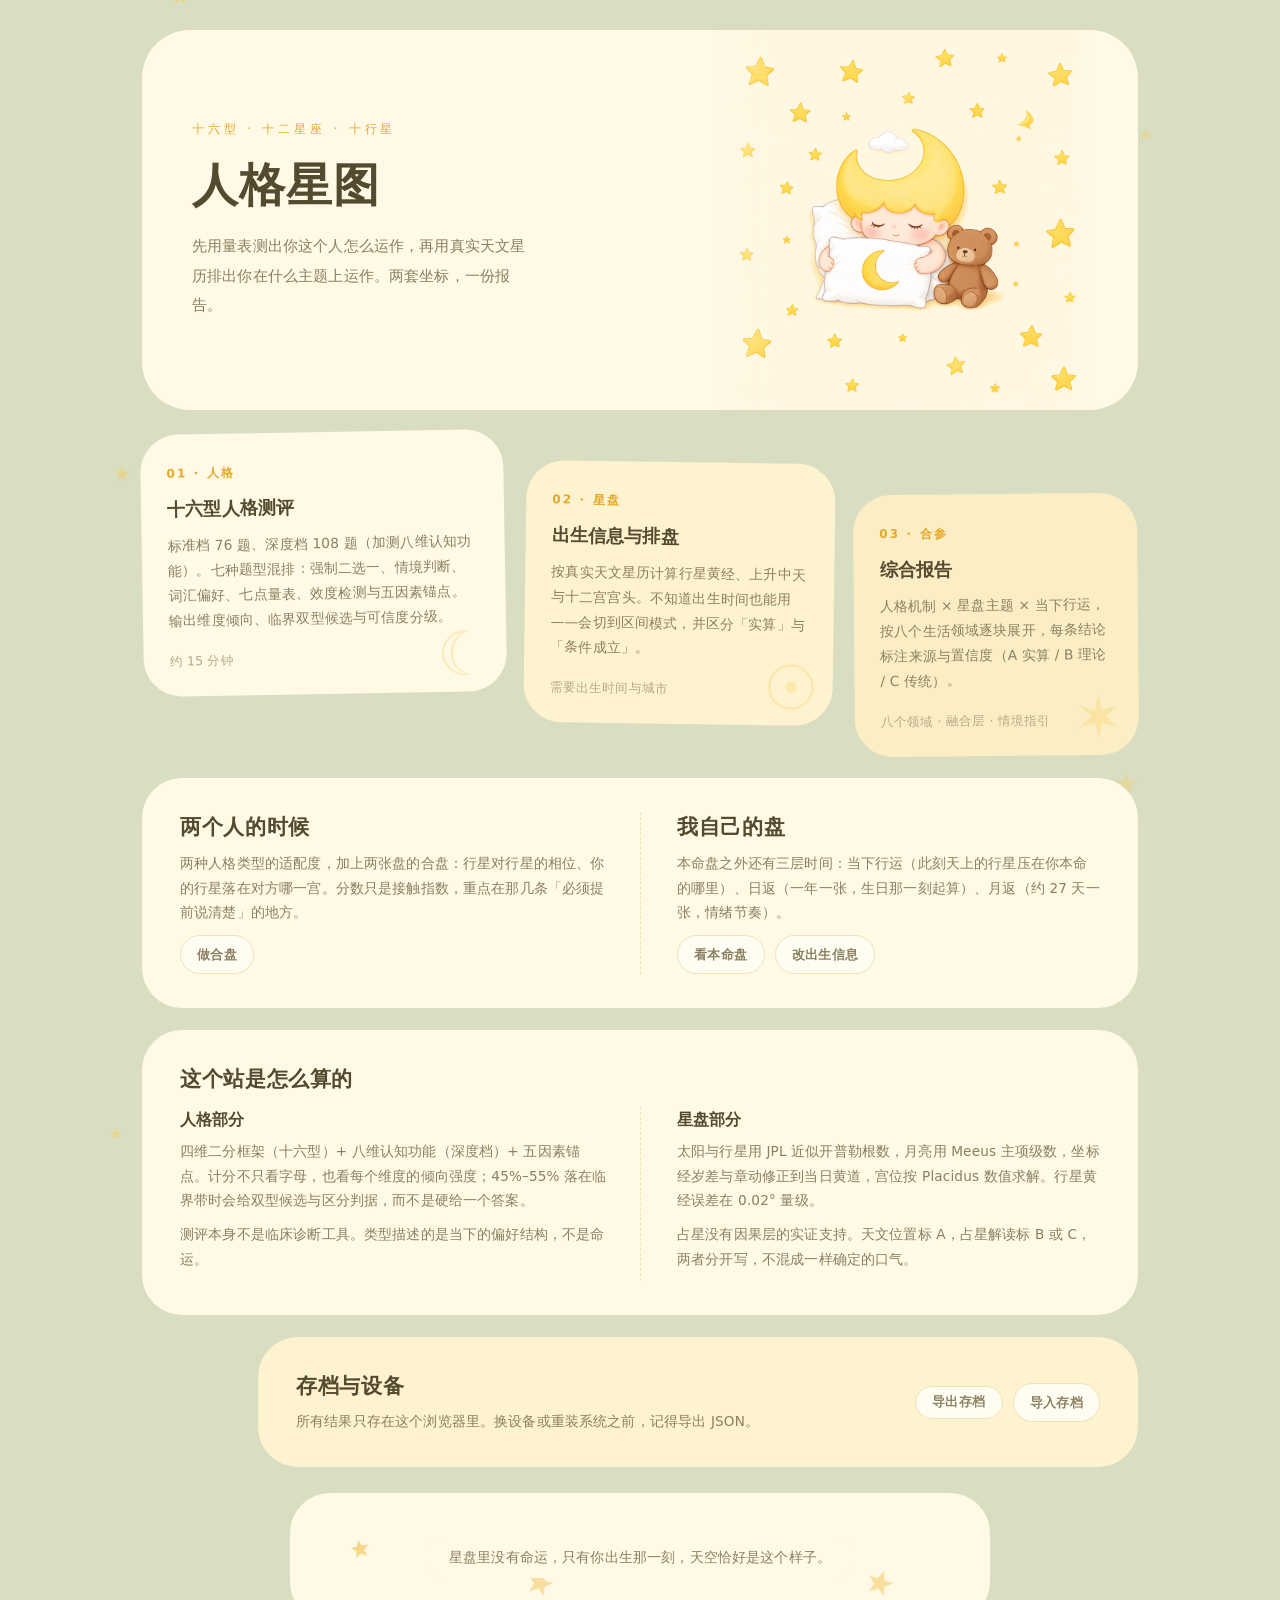
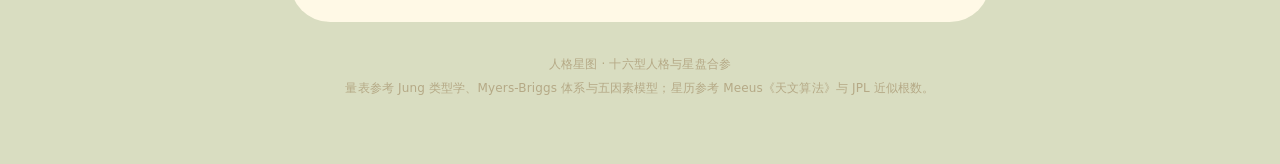
<file: index.html>
<!DOCTYPE html>
<html lang="zh-CN">
<head>
<meta charset="utf-8">
<meta name="viewport" content="width=device-width, initial-scale=1, viewport-fit=cover">
<title>人格星图 · 十六型人格与星盘合参</title>
<meta name="description" content="专业量表测十六型人格与认知功能，真实天文星历排本命盘，两套坐标合参出深度报告。">
<link rel="stylesheet" href="css/theme.css">
<link rel="icon" href="data:image/svg+xml,<svg xmlns=%22http://www.w3.org/2000/svg%22 viewBox=%220 0 100 100%22><text y=%22.9em%22 font-size=%2290%22>☾</text></svg>">
</head>
<body>
<div class="page">

  <div class="deco" aria-hidden="true">
    <i style="top:-14px;left:50px;width:20px;height:20px;opacity:.45"></i>
    <i style="top:128px;right:8px;width:13px;height:13px;opacity:.35"></i>
    <i style="top:466px;left:-6px;width:16px;height:16px;opacity:.4"></i>
    <i style="top:772px;right:22px;width:24px;height:24px;opacity:.28"></i>
    <i style="top:1128px;left:-10px;width:12px;height:12px;opacity:.45"></i>
    <i style="top:1392px;right:46px;width:17px;height:17px;opacity:.32"></i>
  </div>

  <div class="hero">
    <div class="hero__text">
      <p class="hero__kicker">十六型 · 十二星座 · 十行星</p>
      <h1>人格星图</h1>
      <p class="hero__sub">先用量表测出你这个人怎么运作，再用真实天文星历排出你在什么主题上运作。两套坐标，一份报告。</p>
    </div>
    <div class="hero__art">
      <img src="assets/mascot.png" alt="抱着月亮枕头睡觉的小人">
    </div>
  </div>

  <div class="entries" style="margin-top:22px">

    <a class="entry" href="pages/test.html">
      <div class="entry__no">01 · 人格</div>
      <div class="entry__title">十六型人格测评</div>
      <div class="entry__desc">标准档 76 题、深度档 108 题（加测八维认知功能）。七种题型混排：强制二选一、情境判断、词汇偏好、七点量表、效度检测与五因素锚点。输出维度倾向、临界双型候选与可信度分级。</div>
      <div class="entry__state" id="state-test">约 15 分钟</div>
      <span class="entry__glyph" aria-hidden="true">☾</span>
    </a>

    <a class="entry" href="pages/birth.html">
      <div class="entry__no">02 · 星盘</div>
      <div class="entry__title">出生信息与排盘</div>
      <div class="entry__desc">按真实天文星历计算行星黄经、上升中天与十二宫宫头。不知道出生时间也能用——会切到区间模式，并区分「实算」与「条件成立」。</div>
      <div class="entry__state" id="state-birth">需要出生时间与城市</div>
      <span class="entry__glyph" aria-hidden="true">☉</span>
    </a>

    <a class="entry" href="pages/report.html">
      <div class="entry__no">03 · 合参</div>
      <div class="entry__title">综合报告</div>
      <div class="entry__desc">人格机制 × 星盘主题 × 当下行运，按八个生活领域逐块展开，每条结论标注来源与置信度（A 实算 / B 理论 / C 传统）。</div>
      <div class="entry__state" id="state-report">八个领域 · 融合层 · 情境指引</div>
      <span class="entry__glyph" aria-hidden="true">✶</span>
    </a>

  </div>

  <div class="card card--split" style="margin-top:22px">
    <div class="grid2">
      <div>
        <h2 style="margin-bottom:8px">两个人的时候</h2>
        <p class="small">两种人格类型的适配度，加上两张盘的合盘：行星对行星的相位、你的行星落在对方哪一宫。分数只是接触指数，重点在那几条「必须提前说清楚」的地方。</p>
        <a class="btn btn--ghost btn--small" href="pages/match.html">做合盘</a>
      </div>
      <div>
        <h2 style="margin-bottom:8px">我自己的盘</h2>
        <p class="small">本命盘之外还有三层时间：当下行运（此刻天上的行星压在你本命的哪里）、日返（一年一张，生日那一刻起算）、月返（约 27 天一张，情绪节奏）。</p>
        <div class="row">
          <a class="btn btn--ghost btn--small" href="pages/natal.html">看本命盘</a>
          <a class="btn btn--ghost btn--small" href="pages/birth.html">改出生信息</a>
        </div>
      </div>
    </div>
  </div>

  <div class="card card--split" style="margin-top:22px">
    <h2>这个站是怎么算的</h2>
    <div class="grid2">
      <div>
        <h3 style="margin-top:0">人格部分</h3>
        <p class="small">四维二分框架（十六型）+ 八维认知功能（深度档）+ 五因素锚点。计分不只看字母，也看每个维度的倾向强度；45%–55% 落在临界带时会给双型候选与区分判据，而不是硬给一个答案。</p>
        <p class="small">测评本身不是临床诊断工具。类型描述的是当下的偏好结构，不是命运。</p>
      </div>
      <div>
        <h3 style="margin-top:0">星盘部分</h3>
        <p class="small">太阳与行星用 JPL 近似开普勒根数，月亮用 Meeus 主项级数，坐标经岁差与章动修正到当日黄道，宫位按 Placidus 数值求解。行星黄经误差在 0.02° 量级。</p>
        <p class="small">占星没有因果层的实证支持。天文位置标 A，占星解读标 B 或 C，两者分开写，不混成一样确定的口气。</p>
      </div>
    </div>
  </div>

  <div class="card card--warm card--save">
    <div class="between">
      <div>
        <h2 style="margin-bottom:6px">存档与设备</h2>
        <p class="small" style="margin:0">所有结果只存在这个浏览器里。换设备或重装系统之前，记得导出 JSON。</p>
      </div>
      <div class="row">
        <button class="btn btn--ghost btn--small" id="btn-export">导出存档</button>
        <label class="btn btn--ghost btn--small" for="file-import" style="margin:0">导入存档</label>
        <input type="file" id="file-import" accept=".json" hidden>
      </div>
    </div>
  </div>

  <div class="card card--stars strip center" style="padding:44px 38px">
    <p style="display:inline-block;margin:0;padding:8px 26px;border-radius:var(--radius-pill);background:var(--card);color:var(--ink-soft);font-size:13.5px">星盘里没有命运，只有你出生那一刻，天空恰好是这个样子。</p>
  </div>

  <div class="foot">
    人格星图 · 十六型人格与星盘合参<br>
    量表参考 Jung 类型学、Myers-Briggs 体系与五因素模型；星历参考 Meeus《天文算法》与 JPL 近似根数。
  </div>
</div>

<script src="js/core/storage.js"></script>
<script>
(function () {
  const st = Store.load();

  if (st.mbti && st.mbti.result) {
    const r = st.mbti.result;
    document.getElementById('state-test').innerHTML =
      `<span class="pill pill--green">已完成 · ${r.code}</span>`;
  }
  if (st.birth) {
    const b = st.birth;
    document.getElementById('state-birth').innerHTML =
      `<span class="pill pill--green">已录入 · ${b.y}-${String(b.m).padStart(2, '0')}-${String(b.d).padStart(2, '0')}${b.timeUnknown ? '（时间未知）' : ''}</span>`;
  }

  if (st.mbti && st.mbti.result && st.birth) {
    document.getElementById('state-report').innerHTML = '<span class="pill pill--green">报告已可生成</span>';
  } else if (st.mbti && st.mbti.result) {
    document.getElementById('state-report').innerHTML = '<span class="pill pill--rose">还差出生信息</span>';
  } else if (st.birth) {
    document.getElementById('state-report').innerHTML = '<span class="pill pill--rose">还差人格测评</span>';
  }

  document.getElementById('btn-export').addEventListener('click', function () {
    const blob = new Blob([Store.exportJSON()], { type: 'application/json' });
    const a = document.createElement('a');
    a.href = URL.createObjectURL(blob);
    a.download = 'persona-chart-存档.json';
    a.click();
    setTimeout(() => URL.revokeObjectURL(a.href), 1000);
  });

  document.getElementById('file-import').addEventListener('change', function (e) {
    const f = e.target.files[0];
    if (!f) return;
    const fr = new FileReader();
    fr.onload = function () {
      try {
        Store.importJSON(String(fr.result));
        location.reload();
      } catch (err) {
        alert('导入失败：' + err.message);
      }
    };
    fr.readAsText(f);
  });
})();
</script>
</body>
</html>
</file>
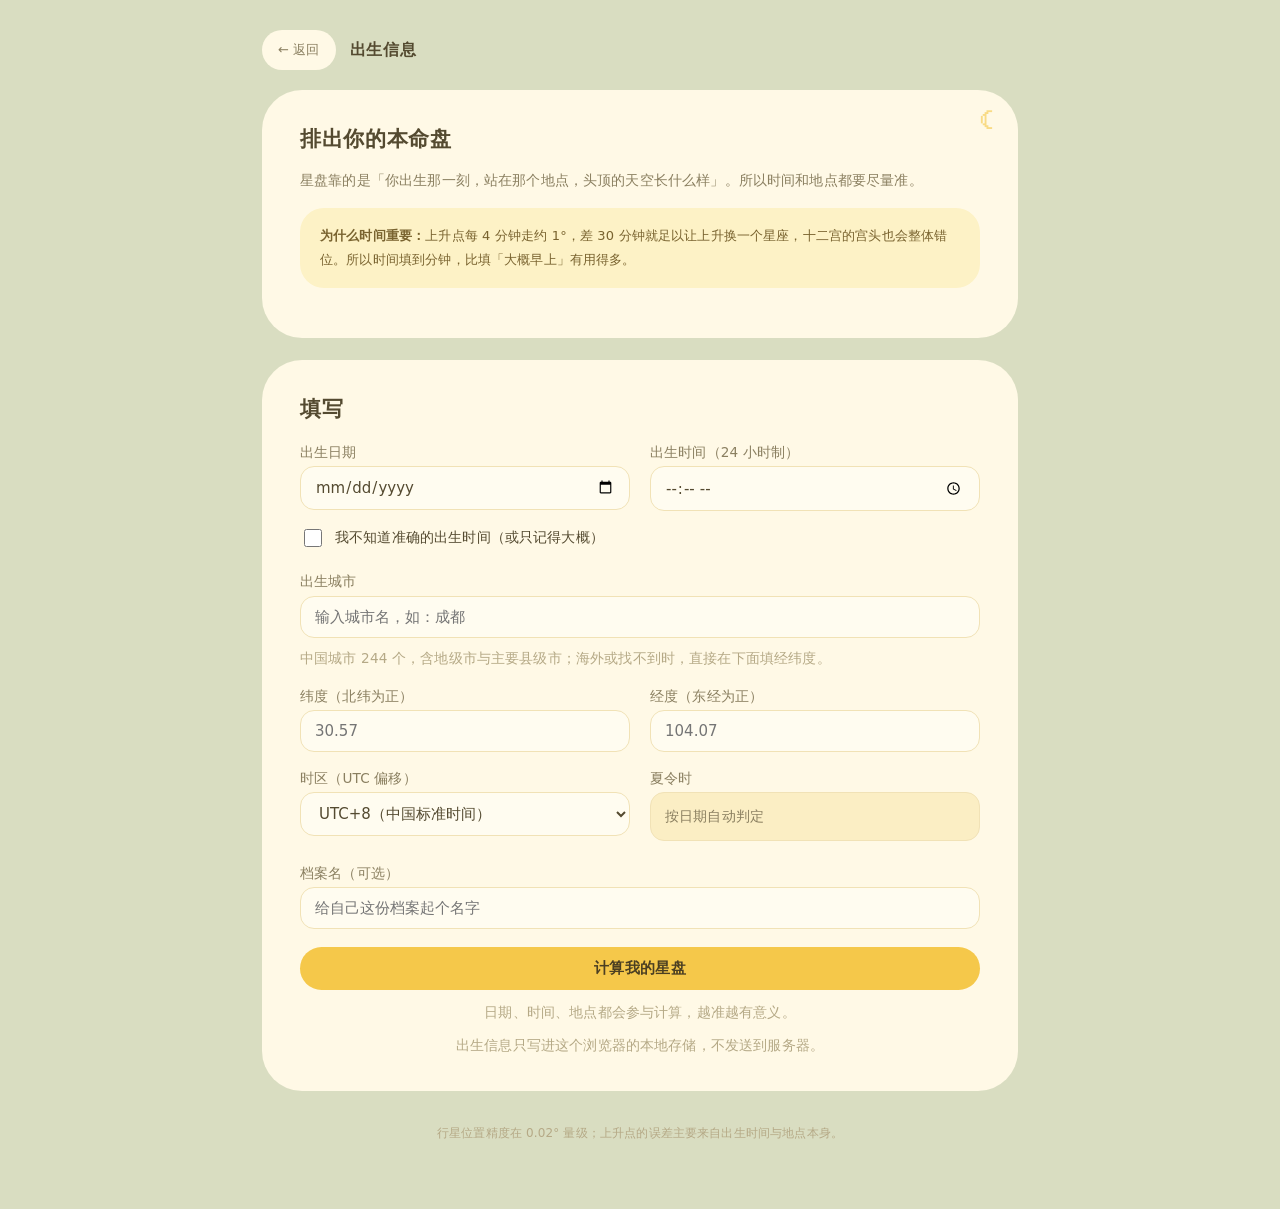
<file: pages/birth.html>
<!DOCTYPE html>
<html lang="zh-CN">
<head>
<meta charset="utf-8">
<meta name="viewport" content="width=device-width, initial-scale=1, viewport-fit=cover">
<title>出生信息 · 人格星图</title>
<link rel="stylesheet" href="../css/theme.css">
</head>
<body>
<div class="page page--narrow">

  <div class="topbar">
    <a class="topbar__back" href="../index.html">← 返回</a>
    <span class="topbar__title">出生信息</span>
  </div>

  <div class="card card--moon">
    <h2>排出你的本命盘</h2>
    <p class="small muted">星盘靠的是「你出生那一刻，站在那个地点，头顶的天空长什么样」。所以时间和地点都要尽量准。</p>
    <div class="note">
      <strong>为什么时间重要：</strong>上升点每 4 分钟走约 1°，差 30 分钟就足以让上升换一个星座，十二宫的宫头也会整体错位。所以时间填到分钟，比填「大概早上」有用得多。
    </div>
  </div>

  <div class="card">
    <h2>填写</h2>

    <div class="grid2">
      <div>
        <label class="small muted" for="f-date">出生日期</label>
        <input id="f-date" type="date" min="1901-01-01" max="2030-12-31" style="width:100%;padding:11px 14px;border:1.5px solid var(--line);border-radius:14px;background:#fffcf0;font-family:inherit;font-size:15px;color:var(--ink)">
      </div>
      <div>
        <label class="small muted" for="f-time">出生时间（24 小时制）</label>
        <input id="f-time" type="time" style="width:100%;padding:11px 14px;border:1.5px solid var(--line);border-radius:14px;background:#fffcf0;font-family:inherit;font-size:15px;color:var(--ink)">
      </div>
    </div>

    <label style="display:flex;align-items:center;gap:10px;margin:14px 0 0;font-size:14px;cursor:pointer">
      <input id="f-unknown" type="checkbox" style="width:18px;height:18px;accent-color:#f2c63f">
      我不知道准确的出生时间（或只记得大概）
    </label>
    <p class="small faint" id="unknown-hint" style="display:none;margin:8px 0 0">
      会切换到区间模式：按日出、正午、日落、子夜各出一盘，并明确标出哪些结论能确定、哪些取决于真实时间。上升星座与宫位不会硬猜。
    </p>

    <div style="margin-top:16px">
      <label class="small muted" for="f-city">出生城市</label>
      <input id="f-city" list="citylist" placeholder="输入城市名，如：成都" autocomplete="off"
        style="width:100%;padding:11px 14px;border:1.5px solid var(--line);border-radius:14px;background:#fffcf0;font-family:inherit;font-size:15px;color:var(--ink)">
      <datalist id="citylist"></datalist>
      <p class="small faint" style="margin:8px 0 0">中国城市 244 个，含地级市与主要县级市；海外或找不到时，直接在下面填经纬度。</p>
    </div>

    <div class="grid2" style="margin-top:12px">
      <div>
        <label class="small muted" for="f-lat">纬度（北纬为正）</label>
        <input id="f-lat" type="number" step="0.01" placeholder="30.57"
          style="width:100%;padding:11px 14px;border:1.5px solid var(--line);border-radius:14px;background:#fffcf0;font-family:inherit;font-size:15px;color:var(--ink)">
      </div>
      <div>
        <label class="small muted" for="f-lon">经度（东经为正）</label>
        <input id="f-lon" type="number" step="0.01" placeholder="104.07"
          style="width:100%;padding:11px 14px;border:1.5px solid var(--line);border-radius:14px;background:#fffcf0;font-family:inherit;font-size:15px;color:var(--ink)">
      </div>
    </div>

    <div class="grid2" style="margin-top:12px">
      <div>
        <label class="small muted" for="f-tz">时区（UTC 偏移）</label>
        <select id="f-tz" style="width:100%;padding:11px 14px;border:1.5px solid var(--line);border-radius:14px;background:#fffcf0;font-family:inherit;font-size:15px;color:var(--ink)">
          <option value="8" selected>UTC+8（中国标准时间）</option>
          <option value="9">UTC+9</option>
          <option value="7">UTC+7</option>
          <option value="5.5">UTC+5:30</option>
          <option value="0">UTC+0</option>
          <option value="-5">UTC−5</option>
          <option value="-8">UTC−8</option>
          <option value="10">UTC+10</option>
        </select>
      </div>
      <div>
        <label class="small muted">夏令时</label>
        <div id="dst-box" style="padding:11px 14px;border:1.5px solid var(--line);border-radius:14px;background:var(--card-inset);font-size:13.5px;color:var(--ink-soft)">按日期自动判定</div>
      </div>
    </div>

    <div style="margin-top:18px">
      <label class="small muted" for="f-name">档案名（可选）</label>
      <input id="f-name" placeholder="给自己这份档案起个名字"
        style="width:100%;padding:11px 14px;border:1.5px solid var(--line);border-radius:14px;background:#fffcf0;font-family:inherit;font-size:15px;color:var(--ink)">
    </div>

    <div class="note note--warn" id="old-warn" style="display:none">
      1949 年以前中国的时区多次变迁，部分地方使用地方时。若出生年份早于 1949，建议向家里确认当时的「钟表时间」是否已是标准时；这里默认按 UTC+8 处理。
    </div>

    <button class="btn btn--wide" id="btn-submit" style="margin-top:18px">计算我的星盘</button>
    <p class="small faint center" id="form-hint" style="margin:10px 0 0">日期、时间、地点都会参与计算，越准越有意义。</p>
    <p class="small faint center" style="margin:8px 0 0">出生信息只写进这个浏览器的本地存储，不发送到服务器。</p>
  </div>

  <div class="foot">行星位置精度在 0.02° 量级；上升点的误差主要来自出生时间与地点本身。</div>
</div>

<script src="../js/data/cities.js"></script>
<script src="../js/data/astro-texts.js"></script>
<script src="../js/core/astro-engine.js"></script>
<script src="../js/core/storage.js"></script>
<script src="../js/pages/birth.js"></script>
</body>
</html>
</file>
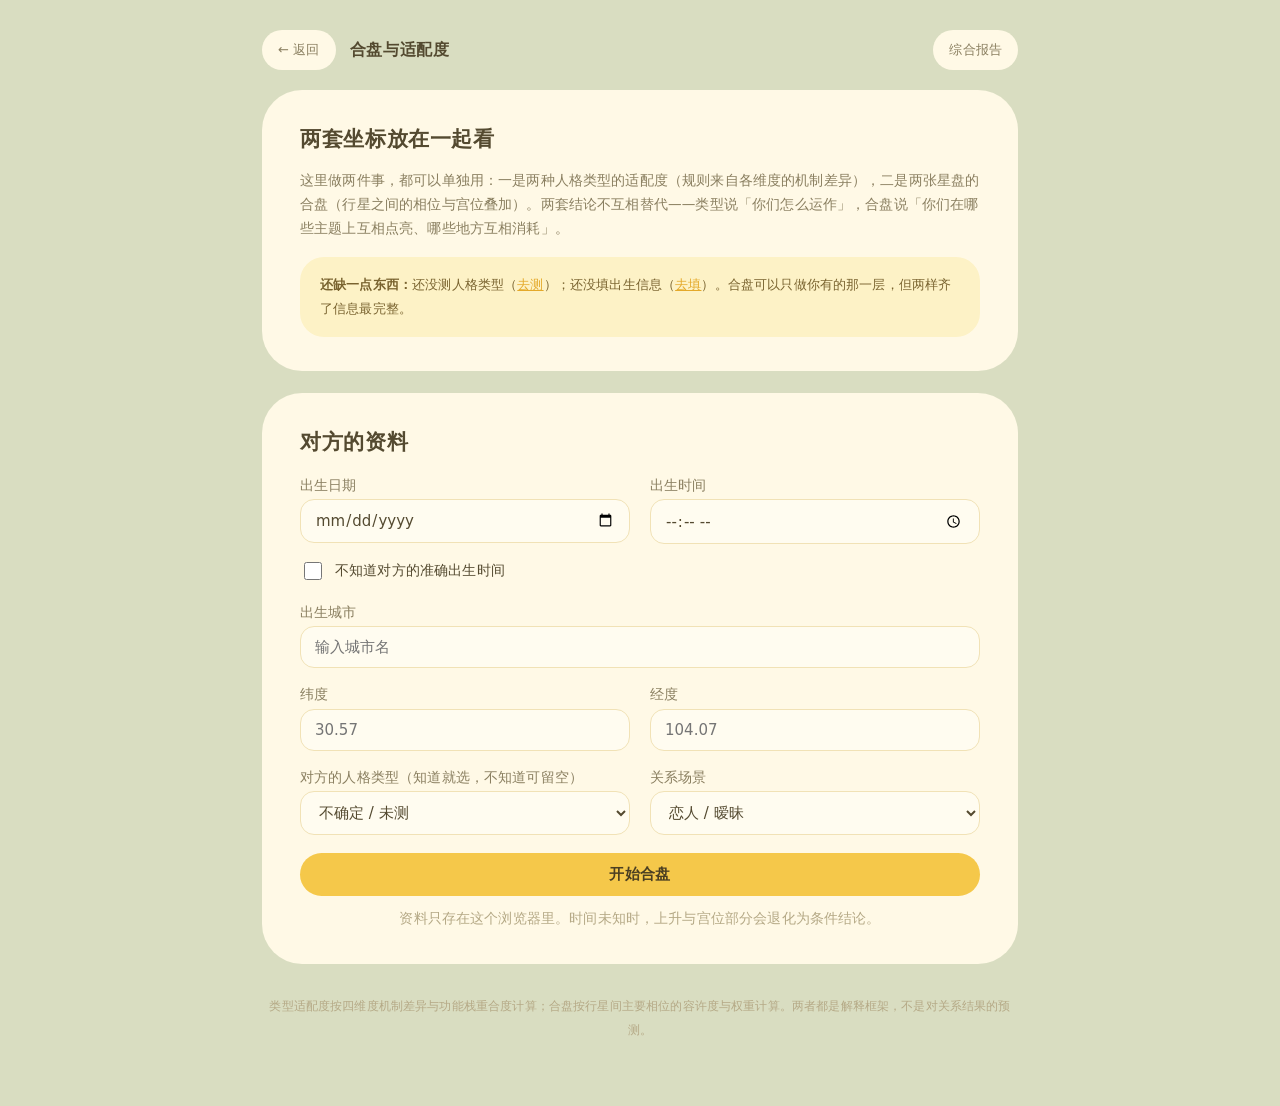
<file: pages/match.html>
<!DOCTYPE html>
<html lang="zh-CN">
<head>
<meta charset="utf-8">
<meta name="viewport" content="width=device-width, initial-scale=1, viewport-fit=cover">
<title>合盘 · 人格星图</title>
<link rel="stylesheet" href="../css/theme.css">
</head>
<body>
<div class="page page--narrow">

  <div class="topbar">
    <a class="topbar__back" href="../index.html">← 返回</a>
    <span class="topbar__title">合盘与适配度</span>
    <span class="topbar__spacer"></span>
    <a class="topbar__back" href="report.html">综合报告</a>
  </div>

  <div class="card">
    <h2>两套坐标放在一起看</h2>
    <p class="small muted">这里做两件事，都可以单独用：一是两种人格类型的适配度（规则来自各维度的机制差异），二是两张星盘的合盘（行星之间的相位与宫位叠加）。两套结论不互相替代——类型说「你们怎么运作」，合盘说「你们在哪些主题上互相点亮、哪些地方互相消耗」。</p>
    <div id="me" class="note" style="margin-bottom:0"></div>
  </div>

  <div class="card">
    <h2>对方的资料</h2>
    <div class="grid2">
      <div>
        <label class="small muted" for="p-date">出生日期</label>
        <input id="p-date" type="date" min="1901-01-01" max="2030-12-31" style="width:100%;padding:11px 14px;border:1.5px solid var(--line);border-radius:14px;background:#fffcf0;font-family:inherit;font-size:15px;color:var(--ink)">
      </div>
      <div>
        <label class="small muted" for="p-time">出生时间</label>
        <input id="p-time" type="time" style="width:100%;padding:11px 14px;border:1.5px solid var(--line);border-radius:14px;background:#fffcf0;font-family:inherit;font-size:15px;color:var(--ink)">
      </div>
    </div>
    <label style="display:flex;align-items:center;gap:10px;margin:14px 0 0;font-size:14px;cursor:pointer">
      <input id="p-unknown" type="checkbox" style="width:18px;height:18px;accent-color:#f2c63f">
      不知道对方的准确出生时间
    </label>

    <div style="margin-top:14px">
      <label class="small muted" for="p-city">出生城市</label>
      <input id="p-city" list="citylist" placeholder="输入城市名" autocomplete="off" style="width:100%;padding:11px 14px;border:1.5px solid var(--line);border-radius:14px;background:#fffcf0;font-family:inherit;font-size:15px;color:var(--ink)">
      <datalist id="citylist"></datalist>
    </div>

    <div class="grid2" style="margin-top:12px">
      <div>
        <label class="small muted" for="p-lat">纬度</label>
        <input id="p-lat" type="number" step="0.01" placeholder="30.57" style="width:100%;padding:11px 14px;border:1.5px solid var(--line);border-radius:14px;background:#fffcf0;font-family:inherit;font-size:15px;color:var(--ink)">
      </div>
      <div>
        <label class="small muted" for="p-lon">经度</label>
        <input id="p-lon" type="number" step="0.01" placeholder="104.07" style="width:100%;padding:11px 14px;border:1.5px solid var(--line);border-radius:14px;background:#fffcf0;font-family:inherit;font-size:15px;color:var(--ink)">
      </div>
    </div>

    <div class="grid2" style="margin-top:12px">
      <div>
        <label class="small muted" for="p-type">对方的人格类型（知道就选，不知道可留空）</label>
        <select id="p-type" style="width:100%;padding:11px 14px;border:1.5px solid var(--line);border-radius:14px;background:#fffcf0;font-family:inherit;font-size:15px;color:var(--ink)">
          <option value="">不确定 / 未测</option>
        </select>
      </div>
      <div>
        <label class="small muted" for="p-relation">关系场景</label>
        <select id="p-relation" style="width:100%;padding:11px 14px;border:1.5px solid var(--line);border-radius:14px;background:#fffcf0;font-family:inherit;font-size:15px;color:var(--ink)">
          <option value="love">恋人 / 暧昧</option>
          <option value="friend">朋友</option>
          <option value="work">同事 / 合作</option>
          <option value="family">家人</option>
        </select>
      </div>
    </div>

    <button class="btn btn--wide" id="btn-run" style="margin-top:18px">开始合盘</button>
    <p class="small faint center" id="p-hint" style="margin:10px 0 0">资料只存在这个浏览器里。时间未知时，上升与宫位部分会退化为条件结论。</p>
  </div>

  <div id="out"></div>

  <div class="foot">类型适配度按四维度机制差异与功能栈重合度计算；合盘按行星间主要相位的容许度与权重计算。两者都是解释框架，不是对关系结果的预测。</div>
</div>

<script src="../js/data/cities.js"></script>
<script src="../js/data/astro-texts.js"></script>
<script src="../js/data/mbti-types.js"></script>
<script src="../js/data/mbti-functions.js"></script>
<script src="../js/core/astro-engine.js"></script>
<script src="../js/core/storage.js"></script>
<script src="../js/core/transit-engine.js"></script>
<script src="../js/core/synastry-engine.js"></script>
<script src="../js/pages/match.js"></script>
</body>
</html>
</file>
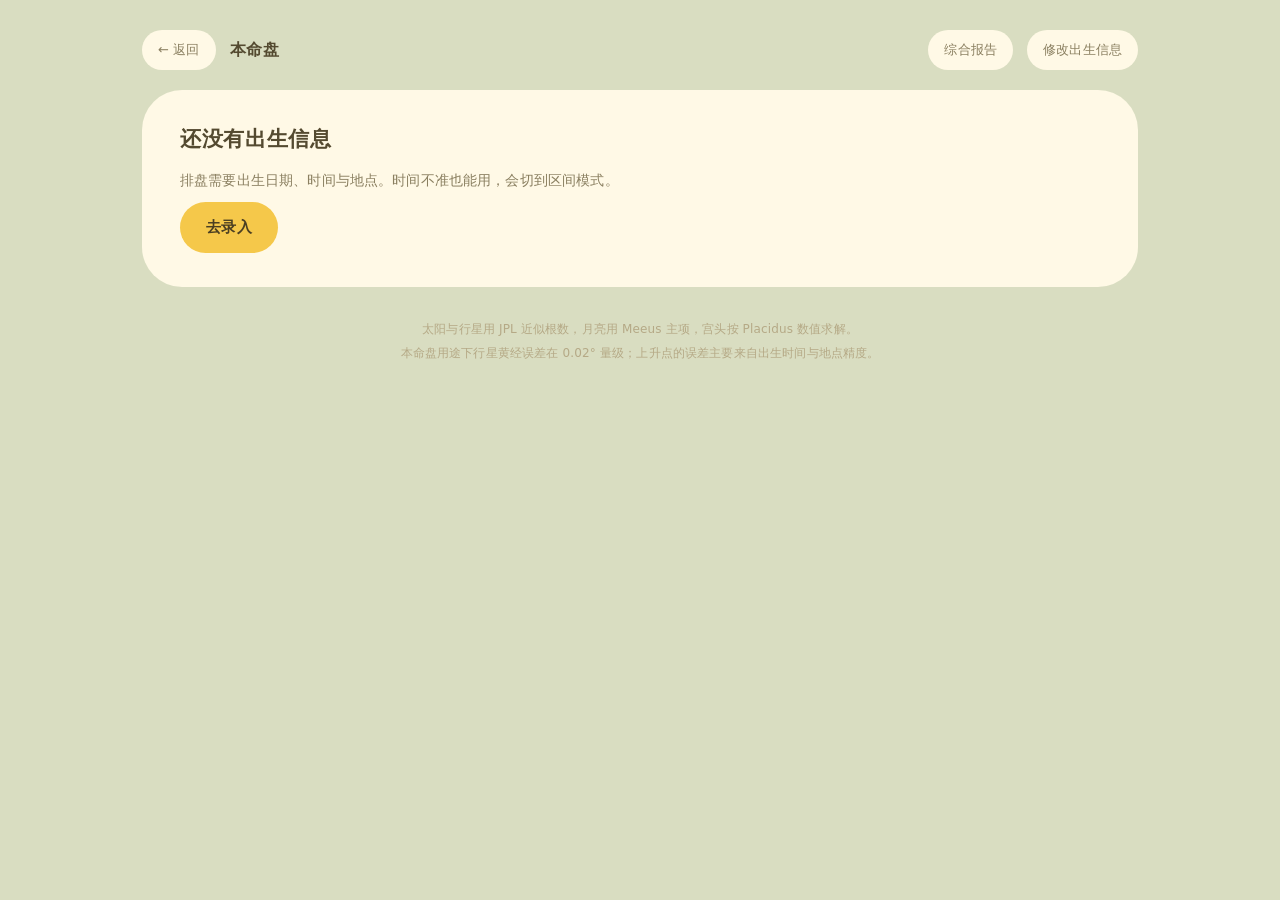
<file: pages/natal.html>
<!DOCTYPE html>
<html lang="zh-CN">
<head>
<meta charset="utf-8">
<meta name="viewport" content="width=device-width, initial-scale=1, viewport-fit=cover">
<title>本命盘 · 人格星图</title>
<link rel="stylesheet" href="../css/theme.css">
</head>
<body>
<div class="page">

  <div class="topbar">
    <a class="topbar__back" href="../index.html">← 返回</a>
    <span class="topbar__title">本命盘</span>
    <span class="topbar__spacer"></span>
    <a class="topbar__back" href="report.html">综合报告</a>
    <a class="topbar__back" href="birth.html">修改出生信息</a>
  </div>

  <div id="app">
    <div class="card"><div class="muted small">正在计算…</div></div>
  </div>

  <div class="foot">
    太阳与行星用 JPL 近似根数，月亮用 Meeus 主项，宫头按 Placidus 数值求解。<br>
    本命盘用途下行星黄经误差在 0.02° 量级；上升点的误差主要来自出生时间与地点精度。
  </div>
</div>

<script src="../js/data/cities.js"></script>
<script src="../js/data/astro-texts.js"></script>
<script src="../js/core/astro-engine.js"></script>
<script src="../js/core/storage.js"></script>
<script src="../js/ui/chart-draw.js"></script>
<script src="../js/core/transit-engine.js"></script>
<script src="../js/core/forecast.js"></script>
<script src="../js/pages/natal.js"></script>
</body>
</html>
</file>
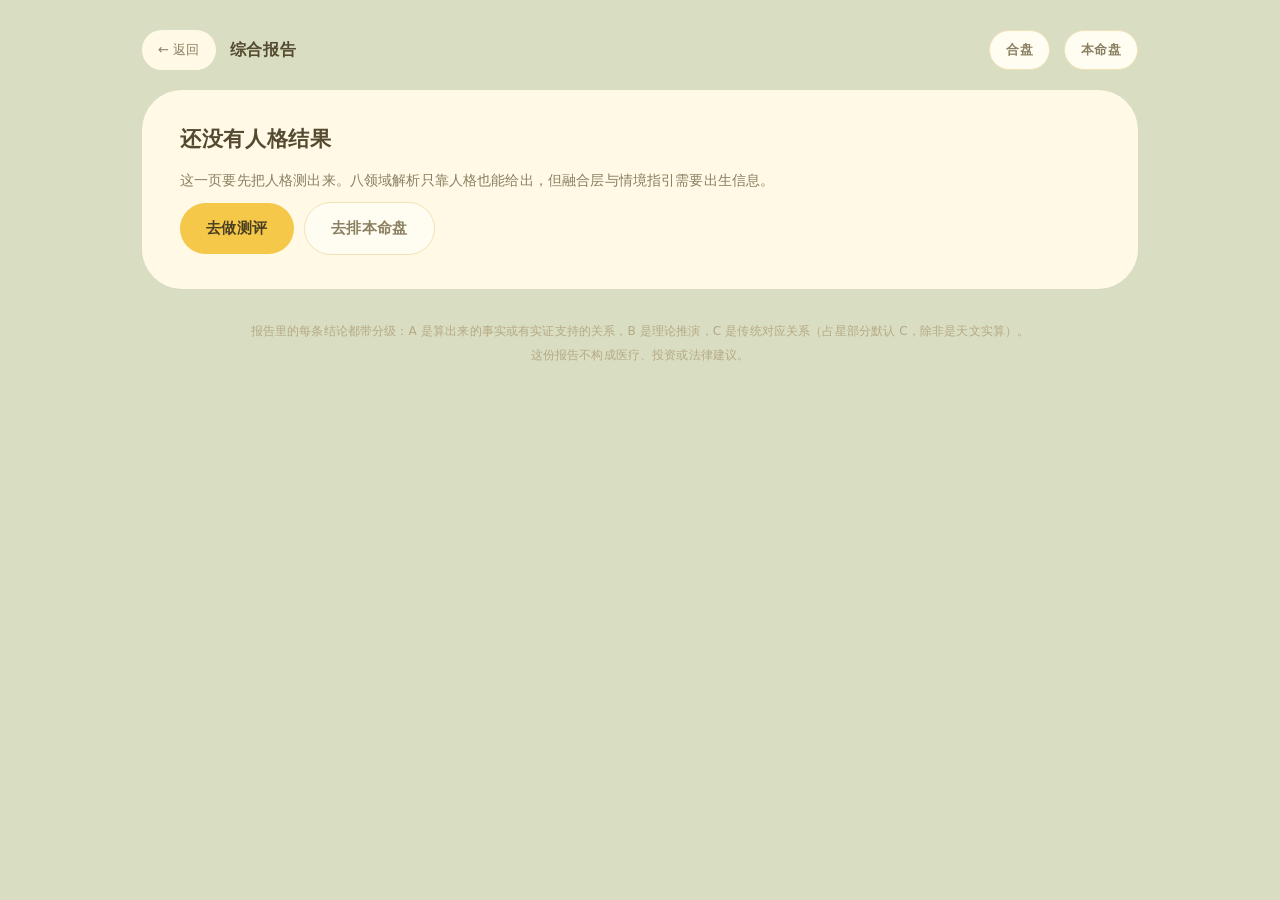
<file: pages/report.html>
<!DOCTYPE html>
<html lang="zh-CN">
<head>
<meta charset="utf-8">
<meta name="viewport" content="width=device-width, initial-scale=1, viewport-fit=cover">
<title>综合报告 · 人格星图</title>
<link rel="stylesheet" href="../css/theme.css">
</head>
<body>
<div class="page">

  <div class="topbar">
    <a class="topbar__back" href="../index.html">← 返回</a>
    <span class="topbar__title">综合报告</span>
    <span class="topbar__spacer"></span>
    <a class="btn btn--ghost btn--small" href="match.html">合盘</a>
    <a class="btn btn--ghost btn--small" href="natal.html">本命盘</a>
  </div>

  <div id="app"></div>

  <div class="foot">
    报告里的每条结论都带分级：A 是算出来的事实或有实证支持的关系，B 是理论推演，C 是传统对应关系（占星部分默认 C，除非是天文实算）。<br>
    这份报告不构成医疗、投资或法律建议。
  </div>
</div>

<script src="../js/data/mbti-types.js"></script>
<script src="../js/data/astro-texts.js"></script>
<script src="../js/data/domains.js"></script>
<script src="../js/core/astro-engine.js"></script>
<script src="../js/core/storage.js"></script>
<script src="../js/core/transit-engine.js"></script>
<script src="../js/core/report-engine.js"></script>
<script src="../js/pages/report.js"></script>
</body>
</html>
</file>
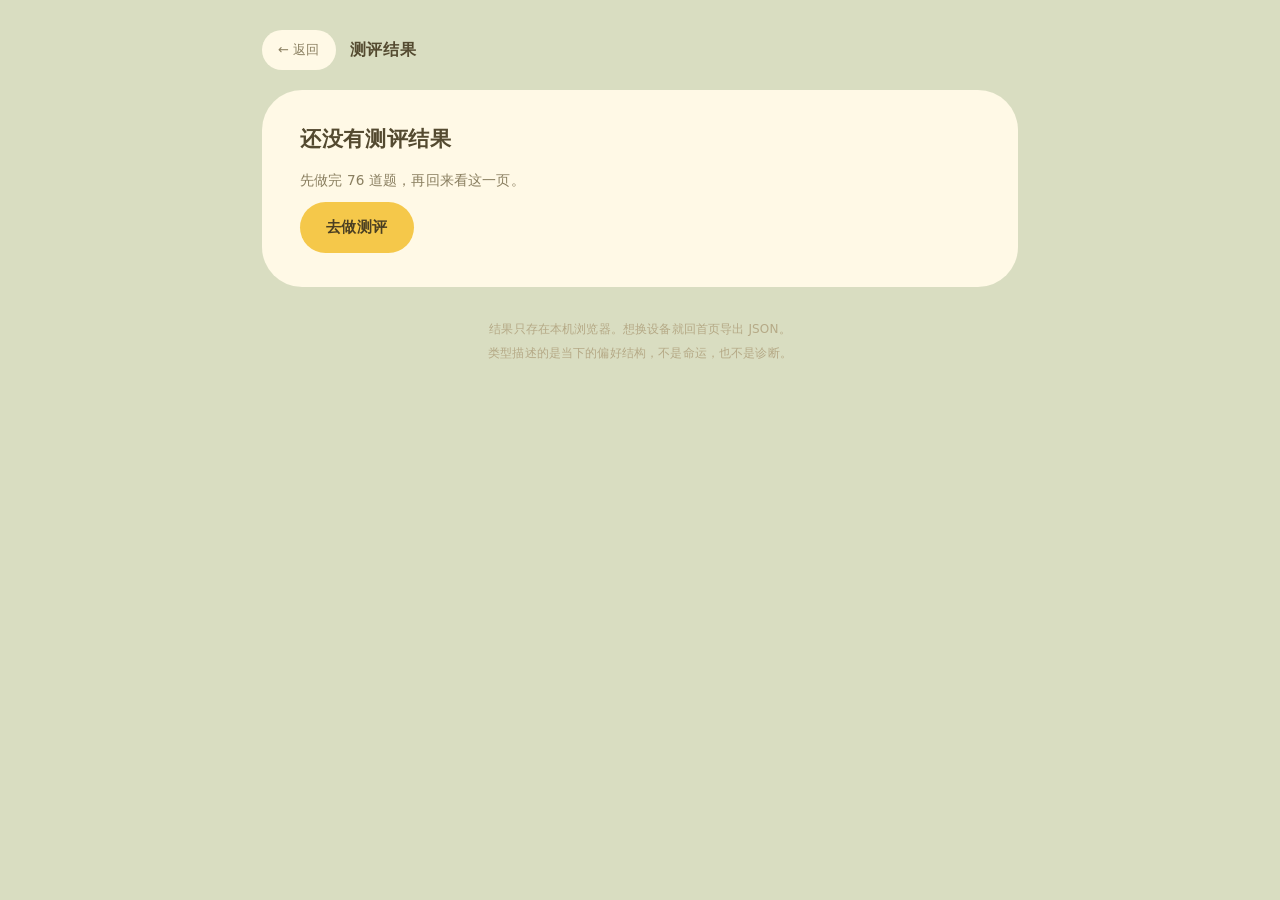
<file: pages/result.html>
<!DOCTYPE html>
<html lang="zh-CN">
<head>
<meta charset="utf-8">
<meta name="viewport" content="width=device-width, initial-scale=1, viewport-fit=cover">
<title>测评结果 · 人格星图</title>
<link rel="stylesheet" href="../css/theme.css">
</head>
<body>
<div class="page page--narrow">

  <div class="topbar">
    <a class="topbar__back" href="../index.html">← 返回</a>
    <span class="topbar__title">测评结果</span>
  </div>

  <div id="app">
    <div class="card" id="head">
      <div class="muted small">正在读取存档…</div>
    </div>
  </div>

  <div class="foot">
    结果只存在本机浏览器。想换设备就回首页导出 JSON。<br>
    类型描述的是当下的偏好结构，不是命运，也不是诊断。
  </div>
</div>

<script src="../js/data/mbti-questions.js"></script>
<script src="../js/data/mbti-types.js"></script>
<script src="../js/data/mbti-functions.js"></script>
<script src="../js/core/mbti-engine.js"></script>
<script src="../js/core/bigfive-engine.js"></script>
<script src="../js/core/function-engine.js"></script>
<script src="../js/core/storage.js"></script>
<script src="../js/pages/result.js"></script>
</body>
</html>
</file>
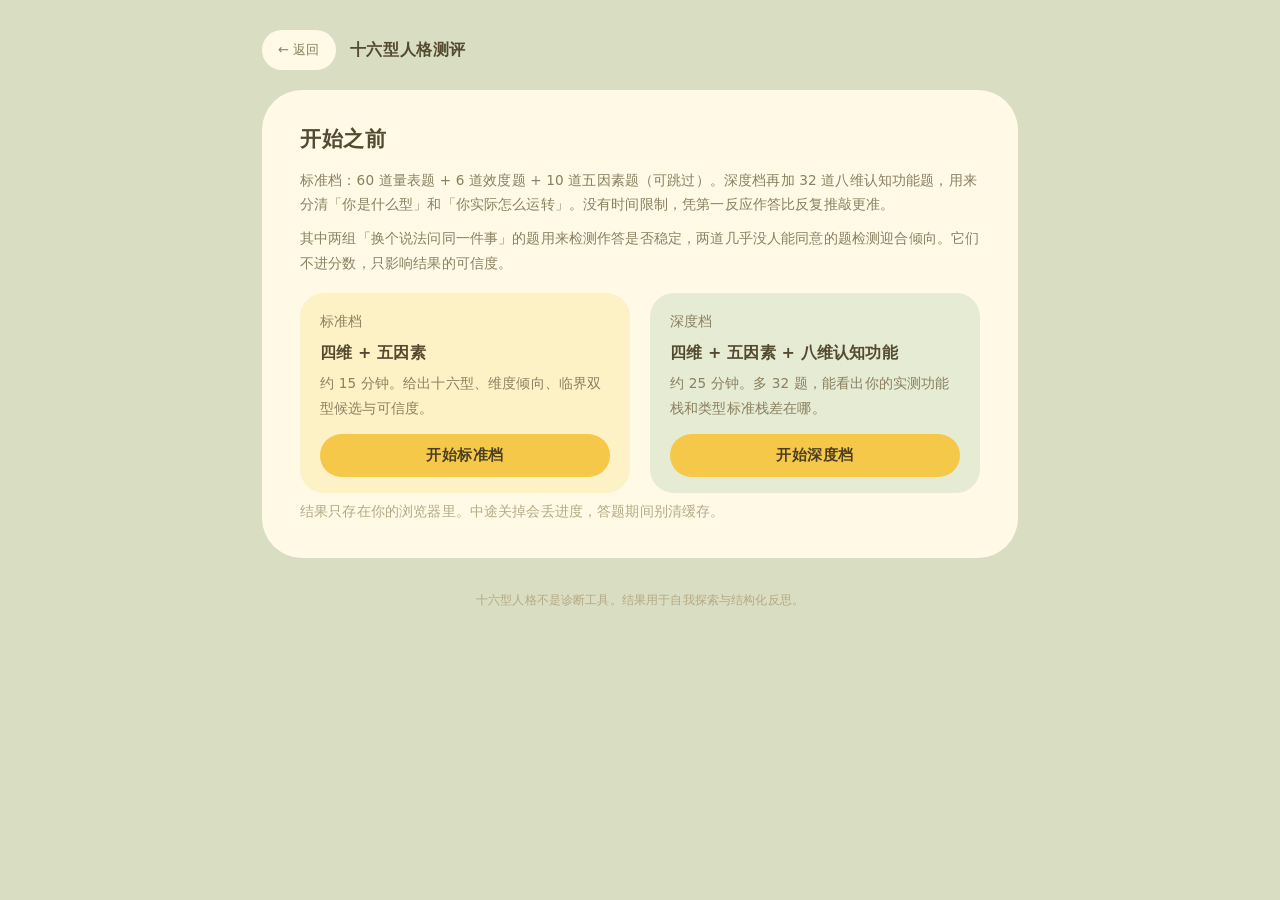
<file: pages/test.html>
<!DOCTYPE html>
<html lang="zh-CN">
<head>
<meta charset="utf-8">
<meta name="viewport" content="width=device-width, initial-scale=1, viewport-fit=cover">
<title>十六型人格测评 · 人格星图</title>
<link rel="stylesheet" href="../css/theme.css">
</head>
<body>
<div class="page page--narrow">

  <div class="topbar">
    <a class="topbar__back" href="../index.html">← 返回</a>
    <span class="topbar__title">十六型人格测评</span>
  </div>

  <div class="card" id="intro">
    <h2>开始之前</h2>
    <p class="small">标准档：60 道量表题 + 6 道效度题 + 10 道五因素题（可跳过）。深度档再加 32 道八维认知功能题，用来分清「你是什么型」和「你实际怎么运转」。没有时间限制，凭第一反应作答比反复推敲更准。</p>
    <p class="small">其中两组「换个说法问同一件事」的题用来检测作答是否稳定，两道几乎没人能同意的题检测迎合倾向。它们不进分数，只影响结果的可信度。</p>
    <div class="grid2" style="margin:18px 0 6px">
      <div class="note" style="margin:0">
        <div class="muted small">标准档</div>
        <h3 style="margin:6px 0 6px">四维 + 五因素</h3>
        <p class="small" style="margin-bottom:14px">约 15 分钟。给出十六型、维度倾向、临界双型候选与可信度。</p>
        <button class="btn btn--wide" data-mode="standard">开始标准档</button>
      </div>
      <div class="note note--green" style="margin:0">
        <div class="muted small">深度档</div>
        <h3 style="margin:6px 0 6px">四维 + 五因素 + 八维认知功能</h3>
        <p class="small" style="margin-bottom:14px">约 25 分钟。多 32 题，能看出你的实测功能栈和类型标准栈差在哪。</p>
        <button class="btn btn--wide" data-mode="deep">开始深度档</button>
      </div>
    </div>
    <p class="small faint" style="margin-bottom:0">结果只存在你的浏览器里。中途关掉会丢进度，答题期间别清缓存。</p>
  </div>

  <div id="quiz" hidden>
    <div class="progress" id="progress">
      <span id="prog-text">已答 0 / 76</span>
      <div class="progress__track"><div class="progress__bar" id="prog-bar" style="width:0%"></div></div>
      <button class="btn btn--ghost btn--small" id="btn-jump">下一题未答</button>
    </div>

    <div id="qlist"></div>

    <div class="card card--warm" id="submit-card">
      <div class="between">
        <div>
          <h3 style="margin:0 0 4px">全部答完后生成结果</h3>
          <p class="small" id="submit-hint" style="margin:0">还有 76 题没答</p>
        </div>
        <button class="btn" id="btn-submit" disabled>生成结果</button>
      </div>
    </div>
  </div>

  <div class="foot">十六型人格不是诊断工具。结果用于自我探索与结构化反思。</div>
</div>

<script src="../js/data/mbti-questions.js"></script>
<script src="../js/data/mbti-types.js"></script>
<script src="../js/data/mbti-functions.js"></script>
<script src="../js/core/mbti-engine.js"></script>
<script src="../js/core/bigfive-engine.js"></script>
<script src="../js/core/function-engine.js"></script>
<script src="../js/core/storage.js"></script>
<script src="../js/pages/test.js"></script>
</body>
</html>
</file>
<file: css/theme.css>
/* 人格星图 · 主题
   基调取自参考图：浅豆绿作底，奶油黄作面，大圆角、平涂、无阴影，
   金黄色小星星作唯一装饰母题。所有颜色只在这里改。 */

:root {
  --bg: #d9ddc1;          /* 外围浅豆绿 */
  --bg-deep: #cfd4b2;
  --card: #fff9e6;        /* 奶油黄卡片，与插画底同色 */
  --card-warm: #fdf3cf;
  --card-inset: #fbeec4;
  --gold: #f5c84a;
  --gold-deep: #e4a92a;
  --gold-soft: #fbe3a0;
  --gold-pale: #fdf2c6;
  --ink: #544a30;
  --ink-soft: #8a7f60;
  --ink-faint: #b5a986;
  --line: #f1e2b6;
  --line-soft: #f7ecd2;
  --green: #8f9d6f;
  --green-soft: #e6ebd3;
  --rose: #e5a58f;
  --rose-soft: #fbe4dc;
  --radius: 40px;
  --radius-sm: 24px;
  --radius-pill: 999px;

  /* 星星母题：两层不同尺寸的平铺，避免重复感；单颗 6–22px，不压文字 */
  --stars-a: url("data:image/svg+xml,%3Csvg xmlns='http://www.w3.org/2000/svg' width='340' height='340' viewBox='0 0 340 340'%3E%3Cg fill='%23f2c045'%3E%3Cpath transform='translate(64,52) rotate(-12) scale(0.65)' opacity='.6' d='M0 -14 L4.1 -4.3 L14 -4.3 L6 2.4 L8.6 12.5 L0 6.5 L-8.6 12.5 L-6 2.4 L-14 -4.3 L-4.1 -4.3 Z'/%3E%3Cpath transform='translate(244,86) rotate(18) scale(0.9)' opacity='.45' d='M0 -14 L4.1 -4.3 L14 -4.3 L6 2.4 L8.6 12.5 L0 6.5 L-8.6 12.5 L-6 2.4 L-14 -4.3 L-4.1 -4.3 Z'/%3E%3Cpath transform='translate(150,246) rotate(8) scale(0.5)' opacity='.65' d='M0 -14 L4.1 -4.3 L14 -4.3 L6 2.4 L8.6 12.5 L0 6.5 L-8.6 12.5 L-6 2.4 L-14 -4.3 L-4.1 -4.3 Z'/%3E%3Cpath transform='translate(292,272) rotate(-20) scale(0.4)' opacity='.45' d='M0 -14 L4.1 -4.3 L14 -4.3 L6 2.4 L8.6 12.5 L0 6.5 L-8.6 12.5 L-6 2.4 L-14 -4.3 L-4.1 -4.3 Z'/%3E%3Cpath transform='translate(34,304) rotate(24) scale(0.34)' opacity='.5' d='M0 -14 L4.1 -4.3 L14 -4.3 L6 2.4 L8.6 12.5 L0 6.5 L-8.6 12.5 L-6 2.4 L-14 -4.3 L-4.1 -4.3 Z'/%3E%3C/g%3E%3C/svg%3E");
  --stars-b: url("data:image/svg+xml,%3Csvg xmlns='http://www.w3.org/2000/svg' width='480' height='480' viewBox='0 0 480 480'%3E%3Cg fill='%23f2c045'%3E%3Cpath transform='translate(120,104) rotate(-8) scale(0.72)' opacity='.5' d='M0 -14 L4.1 -4.3 L14 -4.3 L6 2.4 L8.6 12.5 L0 6.5 L-8.6 12.5 L-6 2.4 L-14 -4.3 L-4.1 -4.3 Z'/%3E%3Cpath transform='translate(364,64) rotate(22) scale(0.42)' opacity='.4' d='M0 -14 L4.1 -4.3 L14 -4.3 L6 2.4 L8.6 12.5 L0 6.5 L-8.6 12.5 L-6 2.4 L-14 -4.3 L-4.1 -4.3 Z'/%3E%3Cpath transform='translate(222,306) rotate(6) scale(0.58)' opacity='.55' d='M0 -14 L4.1 -4.3 L14 -4.3 L6 2.4 L8.6 12.5 L0 6.5 L-8.6 12.5 L-6 2.4 L-14 -4.3 L-4.1 -4.3 Z'/%3E%3Cpath transform='translate(432,338) rotate(-16) scale(0.36)' opacity='.4' d='M0 -14 L4.1 -4.3 L14 -4.3 L6 2.4 L8.6 12.5 L0 6.5 L-8.6 12.5 L-6 2.4 L-14 -4.3 L-4.1 -4.3 Z'/%3E%3Cpath transform='translate(64,392) rotate(14) scale(0.5)' opacity='.45' d='M0 -14 L4.1 -4.3 L14 -4.3 L6 2.4 L8.6 12.5 L0 6.5 L-8.6 12.5 L-6 2.4 L-14 -4.3 L-4.1 -4.3 Z'/%3E%3Cpath transform='translate(300,196) rotate(-24) scale(0.28)' opacity='.35' d='M0 -14 L4.1 -4.3 L14 -4.3 L6 2.4 L8.6 12.5 L0 6.5 L-8.6 12.5 L-6 2.4 L-14 -4.3 L-4.1 -4.3 Z'/%3E%3C/g%3E%3C/svg%3E");
}

* { box-sizing: border-box; }

html { -webkit-text-size-adjust: 100%; }

body {
  margin: 0;
  background: var(--bg);
  color: var(--ink);
  font-family: "PingFang SC", "Hiragino Sans GB", "Source Han Sans SC",
    "Microsoft YaHei", "Noto Sans CJK SC", system-ui, -apple-system, sans-serif;
  font-size: 15.2px;
  line-height: 1.85;
  letter-spacing: .01em;
  -webkit-font-smoothing: antialiased;
}

.page {
  position: relative;
  max-width: 1040px;
  margin: 0 auto;
  padding: 30px 22px 64px;
}
.page--narrow { max-width: 800px; }

/* ---------- 顶栏 ---------- */
.topbar {
  display: flex;
  align-items: center;
  gap: 14px;
  margin-bottom: 20px;
}
.topbar__back {
  display: inline-flex;
  align-items: center;
  gap: 6px;
  padding: 8px 16px;
  border-radius: var(--radius-pill);
  background: var(--card);
  color: var(--ink-soft);
  font-size: 13px;
  text-decoration: none;
  transition: color .16s ease, background .16s ease;
}
.topbar__back:hover { color: var(--ink); background: #fffdf0; }
.topbar__title { font-size: 16px; font-weight: 600; letter-spacing: .04em; }
.topbar__spacer { flex: 1; }

/* ---------- 卡片 ---------- */
.card {
  background: var(--card);
  border-radius: var(--radius);
  padding: 34px 38px;
  margin-bottom: 22px;
}
.card--warm { background: var(--card-warm); }
.card--inset { background: var(--card-inset); }
.card--moon { position: relative; overflow: hidden; }
.card--moon::after {
  content: "\263E\FE0E";
  position: absolute;
  top: 14px;
  right: 24px;
  font-family: "Segoe UI Symbol", "Noto Sans Symbols 2", serif;
  font-variant-emoji: text;
  font-size: 30px;
  line-height: 1;
  color: var(--gold);
  opacity: .62;
}
.card--stars {
  background-image: var(--stars-a), var(--stars-b);
  background-size: 340px 340px, 480px 480px;
  background-position: 6px 4px, 150px 70px;
}
/* 双栏用虚线分隔，像书页而不是表格 */
.card--split .grid2 { gap: 0; align-items: start; }
.card--split .grid2 > div:first-child { padding-right: 32px; }
.card--split .grid2 > div:last-child { padding-left: 36px; border-left: 1.5px dashed var(--line); }

/* 领域卡：角上一枚大号编号水印 */
.card--domain { position: relative; overflow: hidden; padding-bottom: 26px; }
.card--domain p.small.faint { padding-right: 62px; }
.domain__no {
  position: absolute;
  right: 12px;
  bottom: 0;
  font-size: 56px;
  font-weight: 700;
  line-height: 1.1;
  letter-spacing: -.02em;
  color: var(--gold);
  opacity: .16;
  pointer-events: none;
  font-variant-numeric: tabular-nums;
}

/* ---------- 文字 ---------- */
h1 { font-size: 32px; line-height: 1.35; font-weight: 700; margin: 0 0 12px; letter-spacing: .02em; }
h2 { font-size: 21px; line-height: 1.5; font-weight: 600; margin: 0 0 12px; letter-spacing: .03em; }
h3 { font-size: 16px; line-height: 1.6; font-weight: 600; margin: 22px 0 6px; color: var(--ink); }
p { margin: 0 0 10px; }
a { color: var(--gold-deep); }

small, .small { font-size: 13.6px; line-height: 1.8; color: var(--ink-soft); }
.muted { color: var(--ink-soft); }
.faint { color: var(--ink-faint); }
.center { text-align: center; }
.mono { font-variant-numeric: tabular-nums; letter-spacing: .02em; }

/* ---------- 首页 hero ---------- */
.hero {
  position: relative;
  display: grid;
  grid-template-columns: 1.06fr .94fr;
  padding: 0;
  background: var(--card);
  border-radius: 48px;
  overflow: hidden;
}
.hero__text { padding: 44px 24px 46px 50px; align-self: center; }
.hero__kicker {
  font-size: 12px;
  letter-spacing: .32em;
  color: var(--gold-deep);
  margin: 0 0 14px;
}
.hero__text h1 { font-size: 46px; margin-bottom: 16px; }
.hero__sub {
  color: var(--ink-soft);
  font-size: 15px;
  line-height: 1.95;
  margin: 0;
  max-width: 340px;
}
.hero__art { position: relative; min-height: 380px; }
.hero__art img {
  position: absolute;
  inset: 0;
  width: 100%;
  height: 100%;
  object-fit: contain;
  object-position: 50% 50%;
  /* 插画自带奶油底，左缘羽化，避免出现一条竖缝 */
  -webkit-mask-image: linear-gradient(to right, transparent 0, #000 22%);
  mask-image: linear-gradient(to right, transparent 0, #000 22%);
}

/* 页面外散落的星星，把卡片之间串起来 */
.deco { position: absolute; inset: 0; pointer-events: none; }
.deco i {
  position: absolute;
  display: block;
  background: var(--gold);
  clip-path: polygon(50% 0%, 61% 35%, 98% 35%, 68% 57%, 79% 91%, 50% 70%, 21% 91%, 32% 57%, 2% 35%, 39% 35%);
}

/* ---------- 入口卡：错落三张 ---------- */
.entries {
  display: grid;
  grid-template-columns: 1.15fr .98fr .9fr;
  gap: 20px;
  align-items: start;
  margin-top: 26px;
}
.entry {
  position: relative;
  display: block;
  overflow: hidden;
  background: var(--card);
  border-radius: 38px;
  padding: 28px 26px 24px;
  text-decoration: none;
  color: var(--ink);
  transform: rotate(-1deg);
  transition: transform .26s cubic-bezier(.2, .8, .3, 1), background .26s ease;
}
.entry:nth-child(2) { margin-top: 30px; background: var(--card-warm); transform: rotate(.8deg); }
.entry:nth-child(3) { margin-top: 62px; background: var(--card-inset); transform: rotate(-.5deg); }
.entry:hover { transform: translateY(-8px) rotate(0deg); }
.entry__no { font-size: 12px; color: var(--gold-deep); font-weight: 700; letter-spacing: .18em; }
.entry__title { font-size: 18px; font-weight: 650; margin: 8px 0 8px; }
.entry__desc { font-size: 13.8px; color: var(--ink-soft); line-height: 1.8; }
.entry__state { margin-top: 16px; font-size: 12.5px; color: var(--ink-faint); }
.entry__glyph {
  position: absolute;
  right: 14px;
  bottom: 6px;
  font-size: 62px;
  line-height: 1;
  color: var(--gold);
  opacity: .26;
  pointer-events: none;
}

/* ---------- 布局工具 ---------- */
.auto-grid { display: grid; grid-template-columns: repeat(auto-fill, minmax(240px, 1fr)); gap: 18px; }
.card, .hero, .entries { position: relative; z-index: 1; }
.strip { max-width: 700px; margin: 26px auto 0; }
.card--save { max-width: 880px; margin-left: auto; }
.grid2 { display: grid; grid-template-columns: 1fr 1fr; gap: 20px; }
.row { display: flex; align-items: center; gap: 10px; flex-wrap: wrap; }
.between { display: flex; align-items: center; justify-content: space-between; gap: 14px; flex-wrap: wrap; }

/* ---------- 按钮 ---------- */
.btn {
  display: inline-flex;
  align-items: center;
  justify-content: center;
  gap: 8px;
  padding: 12px 26px;
  border: none;
  border-radius: var(--radius-pill);
  background: var(--gold);
  color: #4b3f22;
  font-family: inherit;
  font-size: 14.5px;
  font-weight: 600;
  letter-spacing: .03em;
  cursor: pointer;
  text-decoration: none;
  transition: transform .16s ease, background .16s ease;
}
.btn:hover { transform: translateY(-2px); background: var(--gold-soft); }
.btn:disabled { opacity: .45; cursor: not-allowed; transform: none; }
.btn--ghost { background: #fffdf2; color: var(--ink-soft); border: 1.5px solid var(--line); }
.btn--ghost:hover { background: var(--gold-pale); color: var(--ink); }
.btn--small { padding: 7px 16px; font-size: 12.5px; }
.btn--wide { width: 100%; }

/* ---------- 药丸与角标 ---------- */
.pill {
  display: inline-flex;
  align-items: center;
  gap: 5px;
  padding: 4px 13px;
  border-radius: var(--radius-pill);
  background: var(--gold-pale);
  color: #7a6231;
  font-size: 12.5px;
  line-height: 1.7;
}
.pill--line { background: transparent; border: 1.5px solid var(--line); color: var(--ink-soft); }
.pill--green { background: var(--green-soft); color: #5d6b42; }
.pill--rose { background: var(--rose-soft); color: #8f5340; }

.badge {
  display: inline-block;
  min-width: 20px;
  padding: 1px 7px;
  border-radius: 9px;
  font-size: 11px;
  font-weight: 700;
  line-height: 1.7;
  text-align: center;
  vertical-align: 2px;
  margin-left: 4px;
}
.badge--A { background: var(--green-soft); color: #5a6a3e; }
.badge--B { background: var(--gold-pale); color: #8a6d27; }
.badge--C { background: #efe7d6; color: #8c8271; }

/* ---------- 提示块 ---------- */
.note {
  background: var(--gold-pale);
  border-radius: var(--radius-sm);
  padding: 16px 20px;
  font-size: 13px;
  line-height: 1.85;
  color: #79632f;
  margin: 16px 0;
}
.note--green { background: var(--green-soft); color: #57643d; }
.note--warn { background: var(--rose-soft); color: #8a4e34; }

/* ---------- 结论清单 ---------- */
.facts { list-style: none; padding: 0; margin: 0 0 4px; }
.facts li {
  font-size: 13.5px;
  line-height: 1.85;
  color: var(--ink);
  padding: 12px 0;
  border-bottom: 1px dashed var(--line);
}
.facts li:last-child { border-bottom: 0; padding-bottom: 4px; }
.facts strong { color: #6b5a2a; }

/* ---------- 题目卡 ---------- */
.q {
  background: var(--card);
  border-radius: 32px;
  padding: 26px 30px;
  margin-bottom: 16px;
}
.q__meta {
  display: flex;
  justify-content: space-between;
  gap: 10px;
  font-size: 12px;
  color: var(--ink-faint);
  margin-bottom: 12px;
}
.q__text { font-size: 16.5px; font-weight: 600; margin-bottom: 16px; line-height: 1.6; }

.opt {
  display: flex;
  align-items: flex-start;
  gap: 12px;
  width: 100%;
  text-align: left;
  padding: 13px 18px;
  margin-bottom: 9px;
  border: 1.5px solid var(--line-soft);
  border-radius: 20px;
  background: var(--card-warm);
  color: var(--ink);
  font-size: 14.5px;
  font-family: inherit;
  line-height: 1.65;
  cursor: pointer;
  transition: border-color .16s ease, background .16s ease;
}
.opt:hover { border-color: var(--gold-soft); background: #fffdf2; }
.opt.is-on { border-color: var(--gold); background: var(--gold-pale); }
.opt__dot {
  width: 19px; height: 19px; flex: 0 0 19px;
  border-radius: 50%;
  border: 1.5px solid var(--line);
  background: #fffdf0;
  margin-top: 3px;
  position: relative;
}
.opt.is-on .opt__dot { border-color: var(--gold-deep); background: var(--gold); }
.opt.is-on .opt__dot::after { content: ""; position: absolute; inset: 6px; border-radius: 50%; background: #fff9e6; }
.opt__txt { flex: 1; text-align: left; }

/* 两条多选 */
.pick { display: grid; gap: 9px; }
.pick .opt { margin-bottom: 0; }

/* ---------- 七点量表 ---------- */
.scale { display: flex; gap: 8px; align-items: center; justify-content: space-between; margin: 8px 0 2px; }
.scale__pt { flex: 1; display: flex; flex-direction: column; align-items: center; gap: 6px; cursor: pointer; }
.scale__dot {
  width: 36px; height: 36px;
  border-radius: 50%;
  border: 1.5px solid var(--line-soft);
  background: var(--card-warm);
  display: flex;
  align-items: center;
  justify-content: center;
  font-size: 13px;
  color: var(--ink-soft);
  transition: all .16s ease;
}
.scale__pt:hover .scale__dot { border-color: var(--gold-soft); background: #fffdf2; }
.scale__pt.is-on .scale__dot {
  background: var(--gold);
  border-color: var(--gold-deep);
  color: #4b3f22;
  font-weight: 700;
}
.scale__end { font-size: 12px; color: var(--ink-faint); white-space: nowrap; }

/* ---------- 进度 ---------- */
.progress {
  position: sticky;
  top: 10px;
  z-index: 20;
  display: flex;
  align-items: center;
  gap: 14px;
  padding: 10px 16px;
  background: var(--card);
  border-radius: var(--radius-pill);
  margin-bottom: 18px;
  font-size: 12.5px;
  color: var(--ink-soft);
}
.progress__track { flex: 1; height: 8px; border-radius: var(--radius-pill); background: var(--line-soft); overflow: hidden; }
.progress__bar { height: 100%; border-radius: var(--radius-pill); background: var(--gold); transition: width .3s ease; }

/* ---------- 倾向条 ---------- */
.lean { margin: 16px 0; }
.lean__head { display: flex; justify-content: space-between; gap: 10px; font-size: 13.5px; margin-bottom: 7px; }
.lean__track { position: relative; height: 12px; border-radius: var(--radius-pill); background: var(--line-soft); }
.lean__fill { position: absolute; top: 0; bottom: 0; border-radius: var(--radius-pill); background: var(--gold); }
.lean__mark { position: absolute; top: -3px; bottom: -3px; width: 2px; background: var(--ink-faint); opacity: .45; left: 50%; }
.lean__labels { display: flex; justify-content: space-between; font-size: 11.5px; color: var(--ink-faint); margin-top: 5px; }

/* ---------- 表格 ---------- */
.kv { width: 100%; border-collapse: collapse; font-size: 13.5px; }
.kv th, .kv td { padding: 10px 8px; border-bottom: 1px solid var(--line-soft); text-align: left; vertical-align: top; }
.kv th { color: var(--ink-soft); font-weight: 600; white-space: nowrap; }
.kv tr:last-child td, .kv tr:last-child th { border-bottom: none; }

/* ---------- 折叠 ---------- */
details.fold {
  margin-top: 18px;
  background: var(--card-warm);
  border-radius: var(--radius-sm);
  padding: 14px 20px;
}
details.fold summary { cursor: pointer; font-weight: 600; font-size: 13.5px; color: var(--ink-soft); list-style: none; }
details.fold summary::-webkit-details-marker { display: none; }
details.fold summary::before { content: "＋ "; color: var(--gold-deep); }
details.fold[open] summary::before { content: "－ "; }
details.fold[open] summary { margin-bottom: 10px; }

/* ---------- 星盘 ---------- */
.chart-wrap { display: grid; grid-template-columns: minmax(280px, 1fr) minmax(230px, .8fr); gap: 26px; align-items: start; }
.chart-svg { width: 100%; height: auto; display: block; }
.chart-legend { font-size: 13px; }
.chart-legend ul { padding: 0; margin: 0; }
.chart-legend li { list-style: none; padding: 4px 0; display: flex; justify-content: space-between; gap: 10px; }
.mini-chart { width: 100%; }
.mini-chart .chart-svg { width: 100%; height: auto; }

/* ---------- 底部 ---------- */
.foot {
  text-align: center;
  font-size: 12px;
  color: var(--ink-faint);
  margin-top: 30px;
  line-height: 2;
}
.foot a { color: var(--ink-soft); }

/* ---------- 响应式 ---------- */
@media (max-width: 820px) {
  .hero { grid-template-columns: 1fr; border-radius: 38px; }
  .hero__art { order: -1; min-height: 250px; }
  .hero__text { padding: 6px 26px 32px; }
  .hero__text h1 { font-size: 30px; }
  .hero__sub { max-width: none; }
  .entries { grid-template-columns: 1fr; }
  .entry:nth-child(2), .entry:nth-child(3) { margin-top: 0; }
  .deco { display: none; }
}
@media (max-width: 760px) {
  .grid2, .chart-wrap { grid-template-columns: 1fr; }
  .card--split .grid2 > div { padding: 0; border-left: none; }
  .card { padding: 26px 22px; border-radius: 30px; }
  .page { padding: 20px 14px 52px; }
  h1 { font-size: 26px; }
  .q { padding: 22px 18px; border-radius: 26px; }
  .scale__dot { width: 32px; height: 32px; }
  .scale__end { display: none; }
  .progress { top: 6px; gap: 10px; }
}

@media (prefers-reduced-motion: reduce) {
  * { animation: none !important; transition: none !important; }
}

.print-only { display: none; }

@media print {
  .print-only { display: block !important; }
  @page { size: A4; margin: 14mm 12mm; }
  html, body {
    background: #fff !important;
    color: #241f14 !important;
    font-size: 10.5pt;
    line-height: 1.55;
    -webkit-print-color-adjust: exact;
    print-color-adjust: exact;
  }
  .page { max-width: none !important; padding: 0 !important; }
  .topbar, .nav, .progress, .btn, .no-print, .deco, .toast { display: none !important; }
  .card, .card--warm, .card--inset, .card--domain, .card--moon {
    background: #fff !important;
    border: none !important;
    border-radius: 0 !important;
    box-shadow: none !important;
    padding: 0 0 8px !important;
    margin: 0 0 14px !important;
    break-inside: auto;
    page-break-inside: auto;
  }
  /* 领域卡单独起页，长内容允许跨页，不用描边框住以免被切断 */
  .card--domain {
    break-before: page;
    page-break-before: always;
    border-top: 1.5px solid #ddd2b6 !important;
    padding-top: 7mm !important;
  }
  .card--split .grid2 > div, .note, .fold { break-inside: avoid; page-break-inside: avoid; }
  .card--moon::after, .card--domain .domain__no { display: none !important; }
  h1 { font-size: 21pt; margin: 0 0 6px; }
  h2 { font-size: 14pt; margin: 14px 0 6px; break-after: avoid; page-break-after: avoid; }
  h3 { font-size: 11.5pt; margin: 10px 0 4px; break-after: avoid; page-break-after: avoid; }
  p, li { orphans: 3; widows: 3; }
  .badge, .pill {
    background: #fff !important; border: 1px solid #b9ad8c !important;
    color: #4a4230 !important; font-size: 8.5pt !important;
  }
  .note, .note--green, .note--warn {
    background: #f8f4e6 !important;
    border: 1px solid #e3d9bd !important;
  }
  .note--warn { border-color: #d8b9ac !important; }
  table { width: 100%; border-collapse: collapse; }
  tr, td, th { break-inside: avoid; page-break-inside: avoid; }
  th, td { border-bottom: 1px solid #e6dcc0; }
  .fold { display: block !important; }
  .fold[open] > summary, .fold > summary { font-weight: 600; }
  a { color: inherit !important; text-decoration: none !important; }
  .grid2 { gap: 14px !important; }
  .mini-chart svg, .chart-wrap svg { max-width: 100%; }
  footer { color: #7a715a !important; margin-top: 12px; }
}
</file>
